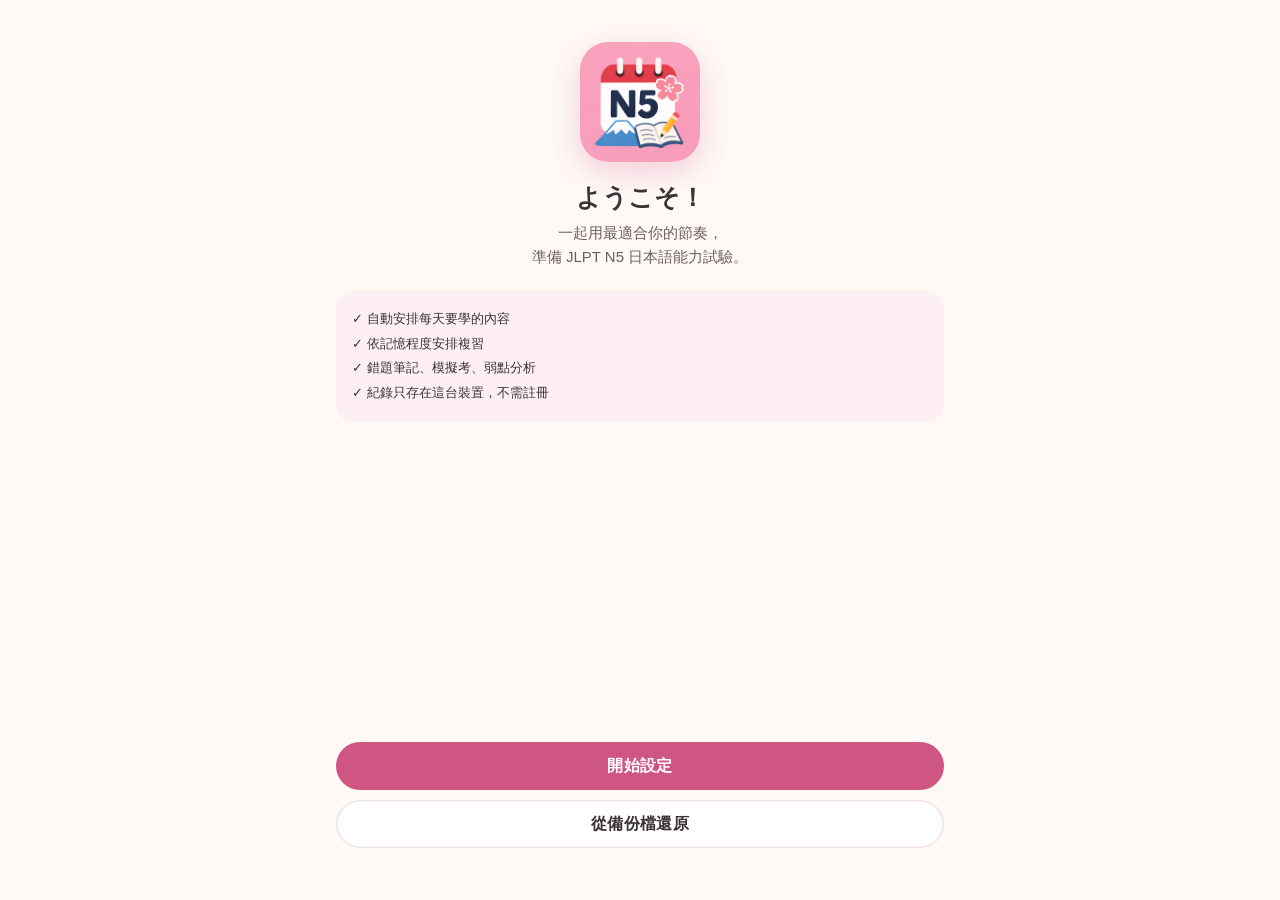
<file: index.html>
<!doctype html>
<html lang="zh-Hant">
<head>
<meta charset="utf-8">
<meta name="viewport" content="width=device-width,initial-scale=1,viewport-fit=cover">
<title>N5 日語學習</title>
<meta name="description" content="以通過 JLPT N5 為目標的個人化日語學習 App">
<meta name="theme-color" content="#FDEFF3">
<link rel="manifest" href="manifest.webmanifest">
<link rel="icon" href="icons/favicon-32.png" sizes="32x32">
<link rel="apple-touch-icon" href="icons/icon-180.png">
<meta name="apple-mobile-web-app-capable" content="yes">
<meta name="mobile-web-app-capable" content="yes">
<meta name="apple-mobile-web-app-status-bar-style" content="default">
<meta name="apple-mobile-web-app-title" content="N5日語">
<link rel="stylesheet" href="css/app.css">
</head>
<body>
<div id="app">
  <main id="view" tabindex="-1"><div class="boot"><img src="icons/icon-192.png" alt="" width="96" height="96"><p>載入中…</p></div></main>
  <nav id="tabbar" aria-label="主要導覽"></nav>
</div>
<div id="modal-root"></div>
<div id="toast-root" aria-live="polite"></div>
<div id="petals" aria-hidden="true"></div>
<noscript><p style="padding:24px">這個 App 需要開啟 JavaScript 才能使用。</p></noscript>
<script type="module" src="js/main.js"></script>
</body>
</html>
</file>
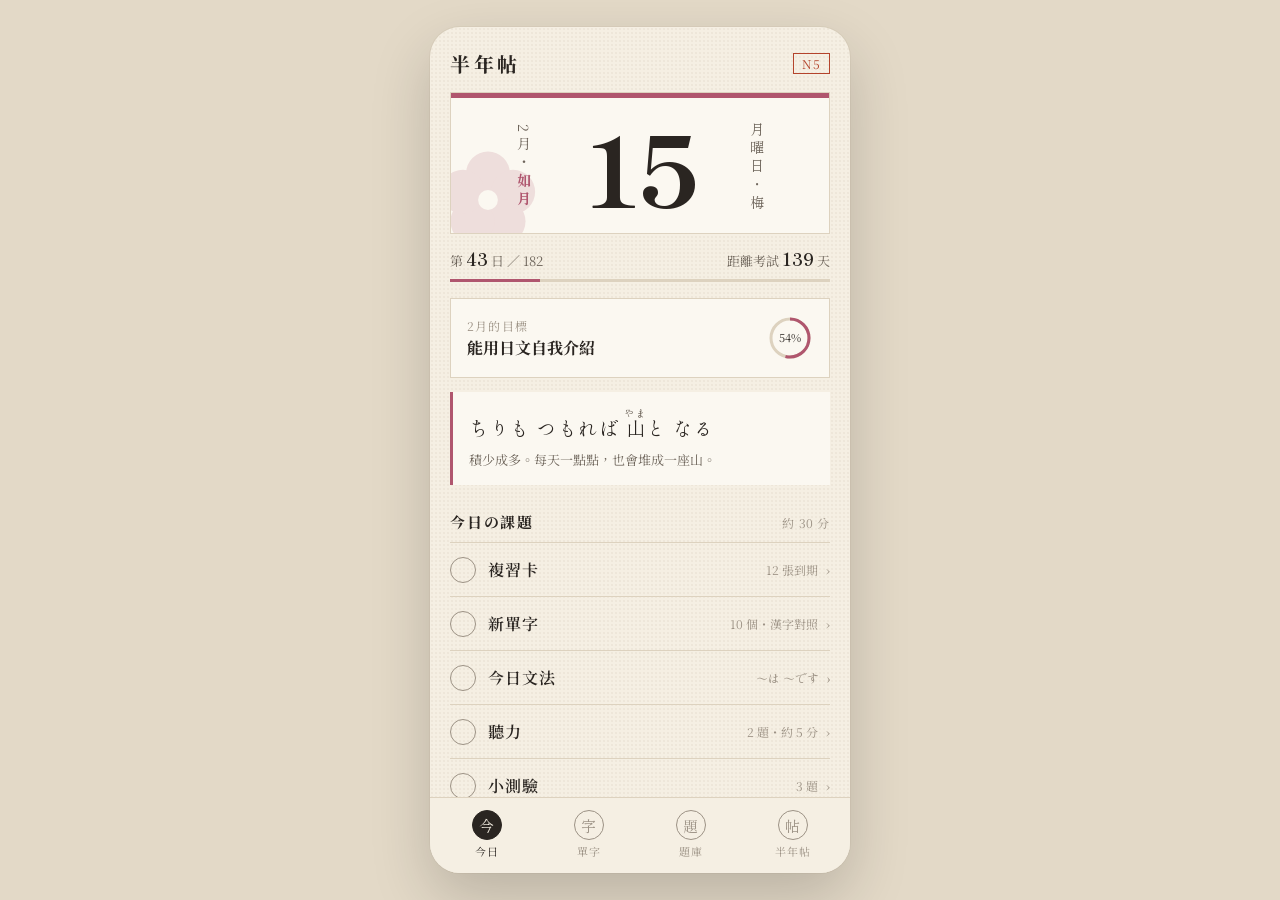
<file: archive/prototype-v0.html>
<!doctype html>
<html lang="zh-Hant">
<head>
<meta charset="utf-8">
<meta name="viewport" content="width=device-width,initial-scale=1,viewport-fit=cover">
<title>半年帖 N5</title>
<link rel="preconnect" href="https://fonts.googleapis.com">
<link rel="preconnect" href="https://fonts.gstatic.com" crossorigin>
<link href="https://fonts.googleapis.com/css2?family=Noto+Serif+TC:wght@400;600;700&family=Shippori+Mincho:wght@400;600;700;800&display=swap" rel="stylesheet">
<style>
:root{
  --paper:#f5efe3;--card:#fbf8f1;--ink:#2a2521;--ink2:#6e655b;--ink3:#9c9285;
  --line:#ddd2bf;--shu:#b4442c;--ok:#4f7a4a;--season:#b0566e;--desk:#e3d9c7;
}
@media (prefers-color-scheme:dark){:root{
  --paper:#1c1a17;--card:#24211d;--ink:#ece4d6;--ink2:#b0a697;--ink3:#857b6e;
  --line:#3a352e;--shu:#d6684e;--ok:#86b47f;--desk:#121110;
}}
*{box-sizing:border-box;margin:0;padding:0}
html,body{height:100%}
body{background:var(--desk);color:var(--ink);font-family:"Noto Serif TC","Shippori Mincho",serif;
  -webkit-font-smoothing:antialiased;display:flex;justify-content:center;align-items:center}
[lang=ja]{font-family:"Shippori Mincho","Noto Serif TC",serif}
button{font:inherit;color:inherit;background:none;border:0;cursor:pointer;-webkit-tap-highlight-color:transparent}

.app{position:relative;width:100%;max-width:420px;height:100dvh;background:var(--paper);
  background-image:radial-gradient(rgba(120,95,60,.06) 1px,transparent 1px);background-size:4px 4px;
  display:flex;flex-direction:column;overflow:hidden}
@media(min-width:500px){.app{height:min(860px,94dvh);border-radius:30px;box-shadow:0 24px 60px rgba(0,0,0,.18),0 0 0 1px var(--line)}}
#view{flex:1;overflow-y:auto;padding:0 20px 28px}

/* tab bar */
.tabs{display:flex;border-top:1px solid var(--line);background:var(--paper);padding:6px 6px calc(8px + env(safe-area-inset-bottom))}
.tab{flex:1;display:flex;flex-direction:column;align-items:center;gap:3px;padding:6px 0;font-size:11px;color:var(--ink3);letter-spacing:.1em}
.tab .ic{width:30px;height:30px;border:1px solid currentColor;border-radius:50%;display:grid;place-items:center;font-size:15px;font-family:"Shippori Mincho",serif;transition:.2s}
.tab.on{color:var(--ink)}
.tab.on .ic{background:var(--ink);color:var(--paper);border-color:var(--ink)}

/* common */
.top{display:flex;align-items:center;justify-content:space-between;padding:22px 0 14px;gap:10px}
.brand{font-size:20px;font-weight:700;letter-spacing:.18em}
.chip{font-size:12px;border:1px solid var(--shu);color:var(--shu);padding:1px 8px;letter-spacing:.1em}
.muted{color:var(--ink2)}
.small{font-size:12px}
.sec{display:flex;justify-content:space-between;align-items:baseline;font-size:15px;font-weight:700;letter-spacing:.12em;margin:26px 0 10px}
.sec small{font-weight:400;font-size:12px;color:var(--ink3);letter-spacing:.05em}
.card{background:var(--card);border:1px solid var(--line);padding:16px}
.bar{height:3px;background:var(--line);margin:8px 0 0}
.bar i{display:block;height:100%;background:var(--season)}
.btn{display:block;width:100%;padding:13px;background:var(--ink);color:var(--paper);font-weight:600;letter-spacing:.15em;text-align:center}
.btn.ghost{background:transparent;color:var(--ink);border:1px solid var(--ink3)}
.btn.sm{width:auto;display:inline-block;padding:7px 14px;font-size:13px;letter-spacing:.08em}
.row{display:flex;gap:10px;margin-top:10px}
.row>*{flex:1}
.back{font-size:14px;color:var(--ink2);padding:4px 0}
.note{font-size:12px;color:var(--ink3);line-height:1.7;margin-top:14px}

/* today: 日めくり */
.himekuri{position:relative;background:var(--card);border:1px solid var(--line);padding:26px 12px 18px;
  display:grid;grid-template-columns:1fr auto 1fr;align-items:center;overflow:hidden}
.himekuri::before{content:"";position:absolute;inset:0 0 auto 0;height:5px;background:var(--season)}
.hk-side{writing-mode:vertical-rl;justify-self:center;font-size:14px;letter-spacing:.3em;color:var(--ink2);line-height:1.6}
.hk-side b{color:var(--season);font-weight:700}
.hk-day{font-family:"Shippori Mincho",serif;font-size:96px;font-weight:800;line-height:1;letter-spacing:-.03em}
.hk-flower{position:absolute;left:-18px;bottom:-22px;width:110px;opacity:.16;color:var(--season)}
.stamp{position:absolute;right:12px;bottom:10px;width:58px;height:58px;border:2.5px solid var(--shu);color:var(--shu);
  border-radius:50%;display:grid;place-items:center;font-family:"Shippori Mincho",serif;font-size:25px;font-weight:800;
  transform:rotate(-14deg);opacity:0}
.stamp.on{opacity:.88}
.stamp.pop{animation:stampIn .45s cubic-bezier(.2,1.5,.4,1) both}
@keyframes stampIn{0%{opacity:0;transform:rotate(-14deg) scale(2.2)}100%{opacity:.88;transform:rotate(-14deg) scale(1)}}
.meta{display:flex;justify-content:space-between;font-size:13px;color:var(--ink2);margin-top:12px}
.meta b{color:var(--ink);font-size:17px;font-family:"Shippori Mincho",serif}
.goal{display:flex;justify-content:space-between;align-items:center;margin-top:16px}
.goal .t{font-size:12px;color:var(--ink3);letter-spacing:.1em}
.goal .g{font-weight:700;margin-top:2px}
.ring{width:46px;height:46px}
.phrase{margin-top:14px;padding:16px;border-left:3px solid var(--season);background:var(--card)}
.phrase .jp{font-size:19px;letter-spacing:.08em;line-height:1.9}
.phrase .zh{font-size:13px;color:var(--ink2);margin-top:4px}
rt{font-size:.5em;color:var(--ink2)}

.tasks{list-style:none}
.task{display:flex;align-items:center;border-bottom:1px solid var(--line)}
.task:first-child{border-top:1px solid var(--line)}
.chk{width:26px;height:26px;border:1.5px solid var(--ink3);border-radius:50%;flex:none;display:grid;place-items:center;color:transparent;font-size:13px;margin-right:12px}
.task.done .chk{background:var(--shu);border-color:var(--shu);color:#fff}
.tbody{flex:1;display:flex;justify-content:space-between;align-items:center;padding:15px 0;text-align:left}
.tt{font-weight:600;letter-spacing:.06em}
.task.done .tt{color:var(--ink3);text-decoration:line-through;text-decoration-color:var(--shu)}
.td{font-size:12px;color:var(--ink3)}
.arr{color:var(--ink3);margin-left:8px}

/* flashcards */
.count{font-size:13px;color:var(--ink2);font-family:"Shippori Mincho",serif}
.flash{perspective:1200px;height:360px;margin:16px 0 4px;cursor:pointer}
.flash-in{position:relative;width:100%;height:100%;transition:transform .55s cubic-bezier(.3,.7,.3,1);transform-style:preserve-3d}
.flash.flipped .flash-in{transform:rotateY(180deg)}
.face{position:absolute;inset:0;backface-visibility:hidden;-webkit-backface-visibility:hidden;background:var(--card);
  border:1px solid var(--line);display:flex;flex-direction:column;align-items:center;justify-content:center;padding:22px;text-align:center}
.face.bk{transform:rotateY(180deg);justify-content:flex-start;padding-top:26px}
.kanji{font-size:72px;font-weight:700;letter-spacing:.05em}
.kanji.sm{font-size:40px}
.hint{position:absolute;bottom:16px;font-size:12px;color:var(--ink3);letter-spacing:.2em}
.reading{font-size:18px;color:var(--season);margin-top:2px;letter-spacing:.1em}
.mean{font-size:20px;font-weight:700;margin-top:8px}
.warn{margin-top:10px;font-size:13px;color:var(--shu);border:1px solid var(--shu);padding:4px 10px}
.compare{margin-top:10px;font-size:13px;color:var(--ink2)}
.compare .pair{font-size:22px;color:var(--ink);display:block;margin-bottom:2px}
.ex{margin-top:auto;font-size:16px;line-height:1.7}
.exm{font-size:12px;color:var(--ink3)}
.tag{position:absolute;top:12px;left:12px;font-size:11px;color:var(--shu);border:1px solid var(--shu);padding:0 6px;letter-spacing:.1em}

/* quiz */
.mock{background:var(--ink);color:var(--paper);padding:20px;position:relative;overflow:hidden}
.mock h3{font-size:19px;letter-spacing:.15em}
.mock p{font-size:13px;opacity:.75;margin:6px 0 14px;line-height:1.6}
.mock .btn{background:var(--paper);color:var(--ink)}
.mock .big{position:absolute;right:-6px;top:-18px;font-family:"Shippori Mincho",serif;font-size:110px;font-weight:800;opacity:.08}
.pass{display:grid;grid-template-columns:repeat(3,1fr);gap:1px;background:var(--line);border:1px solid var(--line);margin-top:12px}
.pass div{background:var(--card);padding:10px 6px;text-align:center}
.pass b{display:block;font-size:20px;font-family:"Shippori Mincho",serif}
.pass span{font-size:11px;color:var(--ink3)}
.group{margin-top:22px}
.group h4{font-size:13px;color:var(--ink2);letter-spacing:.15em;margin-bottom:6px;font-weight:600}
.type{display:flex;justify-content:space-between;align-items:center;width:100%;padding:13px 0;border-bottom:1px solid var(--line);text-align:left}
.type .n{font-size:12px;color:var(--ink3)}
.qhead{display:flex;justify-content:space-between;align-items:center;padding:18px 0 10px}
.qtype{font-size:12px;color:var(--season);letter-spacing:.12em;font-weight:600}
.timer{font-family:"Shippori Mincho",serif;font-size:15px;color:var(--shu)}
.inst{font-size:13px;color:var(--ink2);line-height:1.7;margin:6px 0 12px}
.passage{background:var(--card);border:1px solid var(--line);padding:14px;font-size:16px;line-height:1.9;margin-bottom:12px}
.qtext{font-size:19px;line-height:1.9;margin:8px 0 16px;letter-spacing:.04em}
.qtext u{text-decoration-color:var(--shu);text-underline-offset:5px;text-decoration-thickness:2px}
.opt{display:flex;gap:12px;align-items:center;width:100%;text-align:left;padding:13px 14px;border:1px solid var(--line);background:var(--card);margin-bottom:8px;font-size:16px;transition:border-color .15s}
.opt .n{width:24px;height:24px;border:1px solid var(--ink3);border-radius:50%;display:grid;place-items:center;font-size:12px;flex:none;font-family:"Noto Serif TC",serif}
.opt.sel{border-color:var(--ink);box-shadow:inset 0 0 0 1px var(--ink)}
.opt.ok{border-color:var(--ok);box-shadow:inset 0 0 0 1px var(--ok)}
.opt.ok .n{background:var(--ok);border-color:var(--ok);color:#fff}
.opt.ng{border-color:var(--shu)}
.opt.ng .n{background:var(--shu);border-color:var(--shu);color:#fff}
.exp{margin-top:6px;padding:14px;border-left:3px solid var(--ok);background:var(--card);font-size:14px;line-height:1.8}
.exp.ng{border-color:var(--shu)}
.exp b{display:block;margin-bottom:4px}
.player{display:flex;align-items:center;gap:10px;background:var(--card);border:1px solid var(--line);padding:12px;margin-bottom:12px}
.play{width:44px;height:44px;border-radius:50%;background:var(--ink);color:var(--paper);display:grid;place-items:center;flex:none}
.script{font-size:14px;line-height:1.9;background:var(--card);border:1px dashed var(--line);padding:12px;margin-bottom:12px}
.result{text-align:center;padding:30px 0 10px}
.result .score{font-family:"Shippori Mincho",serif;font-size:64px;font-weight:800;line-height:1.1}
.result .verdict{display:inline-block;margin-top:10px;font-size:22px;font-weight:800;color:var(--shu);border:2.5px solid var(--shu);padding:4px 16px;transform:rotate(-4deg);font-family:"Shippori Mincho",serif}
.result .verdict.ng{color:var(--ink3);border-color:var(--ink3)}
.brk{margin-top:18px}
.brk div{display:flex;justify-content:space-between;padding:10px 0;border-bottom:1px solid var(--line);font-size:14px}

/* 半年帖 */
.stats{display:grid;grid-template-columns:repeat(3,1fr);text-align:center;border-top:1px solid var(--line);border-bottom:1px solid var(--line);padding:14px 0}
.stats b{display:block;font-family:"Shippori Mincho",serif;font-size:26px}
.stats span{font-size:11px;color:var(--ink3);letter-spacing:.1em}
.month{margin-top:22px}
.mh{display:flex;align-items:baseline;gap:8px;margin-bottom:8px;padding-bottom:6px;border-bottom:2px solid var(--mc)}
.mh .m{font-size:18px;font-weight:700}
.mh .w{font-size:13px;color:var(--mc)}
.mh .g{margin-left:auto;font-size:11px;color:var(--ink3)}
.cal{display:grid;grid-template-columns:repeat(7,1fr);gap:4px}
.cal .wd{font-size:10px;color:var(--ink3);text-align:center}
.cell{aspect-ratio:1;display:grid;place-items:center;font-size:11px;color:var(--ink3);position:relative;border:1px solid transparent}
.cell.plan{border-color:var(--line)}
.cell.done::after{content:"済";position:absolute;inset:3px;border:1.5px solid var(--shu);border-radius:50%;color:var(--shu);display:grid;place-items:center;
  font-family:"Shippori Mincho",serif;font-weight:800;font-size:12px;transform:rotate(-12deg);background:var(--card)}
.cell.rest::after{content:"休";position:absolute;inset:3px;border:1px dashed var(--ink3);border-radius:50%;display:grid;place-items:center;font-size:11px;background:var(--card)}
.cell.today{border:1.5px solid var(--ink);color:var(--ink);font-weight:700}
.cell.exam{background:var(--shu);color:#fff;font-weight:700;font-size:10px}

/* sheet */
.sheet{position:absolute;inset:0;background:rgba(20,16,12,.45);display:flex;align-items:flex-end;z-index:10;animation:fade .2s}
.sheet.hidden{display:none}
.panel{background:var(--paper);width:100%;max-height:88%;overflow-y:auto;padding:22px 20px 28px;border-top:3px solid var(--season);animation:up .3s cubic-bezier(.2,.8,.3,1)}
@keyframes up{from{transform:translateY(40px);opacity:0}}
@keyframes fade{from{opacity:0}}
.gpat{font-size:30px;font-weight:700;text-align:center;margin:10px 0 4px;letter-spacing:.08em}
.gmean{text-align:center;color:var(--ink2);margin-bottom:16px}
.ex-line{display:flex;justify-content:space-between;align-items:center;gap:10px;padding:12px 0;border-bottom:1px solid var(--line)}
.ex-line .j{font-size:17px}
.ex-line .z{font-size:12px;color:var(--ink3)}
.say{width:34px;height:34px;border:1px solid var(--line);border-radius:50%;display:grid;place-items:center;flex:none;font-size:11px}
.think{margin-top:16px;padding:14px;background:var(--card);border:1px solid var(--line);font-size:14px;line-height:1.8}
.think b{color:var(--season)}
.toast{position:absolute;left:50%;bottom:90px;transform:translateX(-50%);background:var(--ink);color:var(--paper);padding:8px 16px;font-size:13px;z-index:20;animation:fade .2s}
</style>
</head>
<body>
<div class="app">
  <main id="view"></main>
  <nav class="tabs">
    <button class="tab" data-tab="today"><span class="ic" lang="ja">今</span>今日</button>
    <button class="tab" data-tab="vocab"><span class="ic" lang="ja">字</span>單字</button>
    <button class="tab" data-tab="quiz"><span class="ic" lang="ja">題</span>題庫</button>
    <button class="tab" data-tab="book"><span class="ic" lang="ja">帖</span>半年帖</button>
  </nav>
  <div id="sheet" class="sheet hidden"></div>
</div>

<script>
/* ===== 時程（原型固定一個示範日期） ===== */
const START = new Date(2027,0,4);   // 開始讀：2027/1/4（一）
const EXAM  = new Date(2027,6,4);   // 考試：2027/7/4（日）
const TODAY = new Date(2027,1,15);  // 原型示範日：2/15
const DAY = 864e5;
const dayNo = d => Math.round((d-START)/DAY)+1;
const TOTAL = dayNo(EXAM);
const TODAY_N = dayNo(TODAY);
const LEFT = Math.round((EXAM-TODAY)/DAY);
const MISSED = [17,30];            // 示範：漏讀的日子

const MONTHS = [
  {wa:'睦月',flower:'寒椿',c:'#b23a3a',goal:'讀出所有假名'},
  {wa:'如月',flower:'梅',c:'#b0566e',goal:'能用日文自我介紹'},
  {wa:'弥生',flower:'桃',c:'#c96a7e',goal:'動詞變化＋完成報名'},
  {wa:'卯月',flower:'桜',c:'#c77f93',goal:'N5 文法全部學完'},
  {wa:'皐月',flower:'新緑',c:'#6f8f4e',goal:'各題型找出弱點'},
  {wa:'水無月',flower:'紫陽花',c:'#6b72a8',goal:'模擬考穩定及格'},
  {wa:'文月',flower:'朝顔',c:'#3e5f9c',goal:'考試'}
];

/* ===== 單字（漢字對照＋同形異義） ===== */
const VOCAB = [
  {k:'学校',r:'がっこう',m:'學校',tw:'學校',note:'「学」＝「學」的簡化字',ex:'学校は 九時からです。',exm:'學校九點開始。'},
  {k:'駅',r:'えき',m:'車站',tw:'驛',note:'「駅」是「驛」的簡化字',ex:'駅は どこですか。',exm:'車站在哪裡？'},
  {k:'天気',r:'てんき',m:'天氣',tw:'天氣',note:'「気」＝「氣」，米 簡化成 メ',ex:'きょうは いい 天気ですね。',exm:'今天天氣真好呢。'},
  {k:'手紙',r:'てがみ',m:'信',warn:'同形異義：不是衛生紙！',ex:'母に 手紙を 書きます。',exm:'寫信給媽媽。'},
  {k:'勉強',r:'べんきょう',m:'讀書、學習',warn:'同形異義：不是「勉強去做」',ex:'毎日 日本語を 勉強します。',exm:'每天學日文。'},
  {k:'大丈夫',r:'だいじょうぶ',m:'沒問題、沒事',warn:'同形異義：不是「男子漢」',ex:'大丈夫ですか。',exm:'你還好嗎？'},
  {k:'先生',r:'せんせい',m:'老師、醫生',warn:'同形異義：不是對男性的稱呼',ex:'山田さんは 日本語の 先生です。',exm:'山田先生是日文老師。'},
  {k:'食べる',r:'たべる',m:'吃',ex:'ごはんを 食べます。',exm:'吃飯。'},
  {k:'高い',r:'たかい',m:'高；貴',ex:'この かばんは 高いです。',exm:'這個包包很貴。'},
  {k:'電車',r:'でんしゃ',m:'電車（電聯車）',tw:'電車',note:'字形相同，意思也相同',ex:'電車で 学校へ 行きます。',exm:'搭電車去學校。'}
];

/* ===== 題庫：依 N5 官方題型原創，非歷屆試題 ===== */
const QS = [
 {id:'v1',sec:'文字・語彙',type:'問題1 漢字讀法',inst:'＿＿＿の ことばは ひらがなで どう かきますか。',
  q:'あの 山は とても <u>高い</u>です。',opts:['たかい','ひくい','やすい','ながい'],a:0,
  exp:'「高い」讀 たかい，意思是「高」，也有「貴」的意思。ひくい＝低い（矮）、やすい＝安い（便宜）、ながい＝長い（長）。'},
 {id:'v2',sec:'文字・語彙',type:'問題1 漢字讀法',inst:'＿＿＿の ことばは ひらがなで どう かきますか。',
  q:'きょうは <u>水曜日</u>です。',opts:['もくようび','すいようび','みずようび','かようび'],a:1,
  exp:'星期的「水」用音讀 すい。單獨的「水」才唸 みず，這是常見陷阱。もく＝木、か＝火。'},
 {id:'v3',sec:'文字・語彙',type:'問題2 表記',inst:'＿＿＿の ことばは どう かきますか。',
  q:'この みせの パンは <u>やすい</u>です。',opts:['安い','女い','案い','休い'],a:0,
  exp:'やすい（便宜）寫作「安い」。日文的「安」常表示「便宜」，和中文「平安、安靜」的用法不同。'},
 {id:'v4',sec:'文字・語彙',type:'問題2 表記',inst:'＿＿＿の ことばは どう かきますか。',
  q:'ともだちと えいがを <u>みました</u>。',opts:['目ました','見ました','貝ました','買ました'],a:1,
  exp:'みる＝見る。「目」是眼睛（め）、「貝」是貝殼（かい）、「買」是かう。字形相近的選項是表記題的固定陷阱。'},
 {id:'v5',sec:'文字・語彙',type:'問題3 文脈規定',inst:'（　）に なにを いれますか。',
  q:'さむいですから、まどを （　） ください。',opts:['あけて','しめて','きて','とって'],a:1,
  exp:'因為冷，所以請「關」窗：しめて（閉める）。あけて＝打開，意思正好相反。'},
 {id:'v6',sec:'文字・語彙',type:'問題4 言い換え類義',inst:'＿＿＿の ぶんと だいたい おなじ いみの ぶんが あります。',
  q:'この へやは <u>きれいじゃ ありません</u>。',opts:['この へやは しずかです。','この へやは ひろいです。','この へやは きたないです。','この へやは あかるいです。'],a:2,
  exp:'きれいじゃ ありません（不乾淨）≈ きたない（髒）。注意 きれい 是な形容詞，雖然結尾是「い」。'},
 {id:'g1',sec:'文法',type:'問題1 文の文法',inst:'（　）に 何を 入れますか。',
  q:'わたしは まいあさ パン（　）たべます。',opts:['に','を','で','へ'],a:1,
  exp:'動作的對象（吃什麼）用 を。'},
 {id:'g2',sec:'文法',type:'問題1 文の文法',inst:'（　）に 何を 入れますか。',
  q:'としょかん（　）べんきょうします。',opts:['を','に','で','が'],a:2,
  exp:'做動作的地點用 で。に 是「存在」或「到達」的地點，例如 としょかんに います（在圖書館）。'},
 {id:'g3',sec:'文法',type:'問題1 文の文法',inst:'（　）に 何を 入れますか。',
  q:'にちようびに ともだち（　）えいがを みました。',opts:['と','が','を','へ'],a:0,
  exp:'「和某人一起」用 と。'},
 {id:'g4',sec:'文法',type:'問題2 文の組み立て',inst:'<b>★</b> に 入る ものは どれですか。',
  q:'つくえの ＿＿ ＿＿ <b style="color:var(--shu)">★</b> ＿＿ あります。',opts:['に','上','本','が'],a:2,
  exp:'正確順序：つくえの 上 に 本 が あります（桌上有書）。★ 在第三格，所以是「本」。'},
 {id:'r1',sec:'讀解',type:'問題4 內容理解（短文）',inst:'つぎの メモを よんで、しつもんに こたえて ください。',
  passage:'山田さんへ<br>あしたの じゅぎょうは 9時からです。きょうかしょと ノートを もって きて ください。じしょは いりません。<br><span style="float:right">田中</span><br>',
  q:'山田さんは あした なにを もって いきますか。',opts:['きょうかしょと じしょ','ノートと じしょ','きょうかしょと ノート','きょうかしょと ノートと じしょ'],a:2,
  exp:'メモ最後寫「じしょは いりません」（不需要字典），所以只帶課本和筆記本。讀解題常把「不需要」的資訊放在最後。'},
 {id:'l1',sec:'聽解',type:'問題1 課題理解',inst:'おんせいを きいて、ただしい こたえを えらんで ください。',
  audio:[{who:'N',t:'おとこの ひとと おんなの ひとが はなして います。ふたりは なにを かいますか。'},
         {who:'M',t:'あしたの パーティーの ものを かいに いきましょう。'},
         {who:'F',t:'はい。りんごと パンを かいましょう。'},
         {who:'M',t:'ジュースは？'},
         {who:'F',t:'ジュースは もう うちに あります。'},
         {who:'N',t:'ふたりは なにを かいますか。'}],
  q:'ふたりは なにを かいますか。',opts:['りんごと パン','りんごと ジュース','パンと ジュース','りんごと パンと ジュース'],a:0,
  exp:'女生說「ジュースは もう うちに あります」（果汁家裡已經有了），所以只買蘋果和麵包。聽解常把「已經有了、不用了」放在後面。'},
 {id:'l2',sec:'聽解',type:'問題2 ポイント理解',inst:'おんせいを きいて、ただしい こたえを えらんで ください。',
  audio:[{who:'N',t:'おんなの ひとが おとこの ひとに みちを きいて います。ゆうびんきょくは どこに ありますか。'},
         {who:'F',t:'すみません、ゆうびんきょくは どこですか。'},
         {who:'M',t:'あの ぎんこうの となりですよ。'},
         {who:'F',t:'えきの まえの ぎんこうですか。'},
         {who:'M',t:'いいえ、こうえんの まえの ぎんこうです。'},
         {who:'N',t:'ゆうびんきょくは どこに ありますか。'}],
  q:'ゆうびんきょくは どこに ありますか。',opts:['えきの まえの ぎんこうの となり','こうえんの まえの ぎんこうの となり','えきの となり','こうえんの なか'],a:1,
  exp:'女生先猜「車站前的銀行」，男生回答「いいえ」，是「公園前的銀行」。郵局在那間銀行旁邊。聽到「いいえ」要特別注意，答案通常在後面。'}
];
const QMAP = Object.fromEntries(QS.map(q=>[q.id,q]));

const TASKS = [
  {id:'review',t:'複習卡',d:'12 張到期',go:'vocab'},
  {id:'new',t:'新單字',d:'10 個・漢字對照',go:'vocab'},
  {id:'grammar',t:'今日文法',d:'〜は 〜です',go:'grammar'},
  {id:'listen',t:'聽力',d:'2 題・約 5 分',go:'listen'},
  {id:'quiz',t:'小測驗',d:'3 題',go:'mini'}
];

/* ===== 儲存（失敗也能正常運作） ===== */
const store = {
  get(k,d){try{const v=localStorage.getItem(k);return v?JSON.parse(v):d}catch(e){return d}},
  set(k,v){try{localStorage.setItem(k,JSON.stringify(v))}catch(e){}}
};
let done = store.get('n5_done',{});
let wrong = store.get('n5_wrong',[]);

const state = {tab:'today',deck:[],vi:0,known:0,quiz:null,rate:1,pop:false,wasAll:TASKS.every(t=>done[t.id]),sheet:null};
resetDeck();

/* ===== 語音（瀏覽器內建 TTS） ===== */
let jaVoice = null;
function loadVoices(){
  const v = speechSynthesis.getVoices();
  jaVoice = v.find(x=>/^ja/i.test(x.lang))||null;
}
if('speechSynthesis' in window){loadVoices();speechSynthesis.onvoiceschanged=loadVoices}
function speak(lines){
  if(!('speechSynthesis' in window)){toast('這個瀏覽器不支援語音');return}
  speechSynthesis.cancel();
  lines.forEach(l=>{
    const u = new SpeechSynthesisUtterance(l.t);
    u.lang='ja-JP'; if(jaVoice) u.voice=jaVoice;
    u.rate=state.rate*(l.who==='N'?0.95:1);
    u.pitch = l.who==='M'?0.7 : l.who==='F'?1.35 : 1;
    speechSynthesis.speak(u);
  });
}
function toast(msg){
  const t=document.createElement('div');t.className='toast';t.textContent=msg;
  document.querySelector('.app').appendChild(t);setTimeout(()=>t.remove(),1800);
}

/* ===== 小工具 ===== */
const flowerSVG = `<svg class="hk-flower" viewBox="0 0 100 100" fill="currentColor" aria-hidden="true">
  ${[0,72,144,216,288].map(a=>`<circle cx="${50+24*Math.sin(a*Math.PI/180)}" cy="${50-24*Math.cos(a*Math.PI/180)}" r="20"/>`).join('')}
  <circle cx="50" cy="50" r="9" fill="var(--card)"/></svg>`;
function ring(p){
  const r=19,c=2*Math.PI*r;
  return `<svg class="ring" viewBox="0 0 46 46"><circle cx="23" cy="23" r="${r}" fill="none" stroke="var(--line)" stroke-width="3"/>
  <circle cx="23" cy="23" r="${r}" fill="none" stroke="var(--season)" stroke-width="3" stroke-dasharray="${c*p} ${c}" transform="rotate(-90 23 23)"/>
  <text x="23" y="27" text-anchor="middle" font-size="11" fill="var(--ink)">${Math.round(p*100)}%</text></svg>`;
}
const allDone = () => TASKS.every(t=>done[t.id]);
function markDone(id){ if(!id) return; done[id]=true; store.set('n5_done',done); checkStamp(); }
function checkStamp(){ const a=allDone(); if(a&&!state.wasAll) state.pop=true; state.wasAll=a; }
function resetDeck(){ state.deck=VOCAB.map((_,i)=>i); state.vi=0; state.known=0; }

/* ===== 畫面：今日 ===== */
function renderToday(){
  const mi=TODAY.getMonth(), m=MONTHS[mi];
  const monthDays=new Date(2027,mi+1,0).getDate();
  const a=allDone();
  return `
  <header class="top"><span class="brand">半年帖</span><span class="chip">N5</span></header>
  <section class="himekuri">
    ${flowerSVG}
    <div class="hk-side"><span>${mi+1}月</span>・<b lang="ja">${m.wa}</b></div>
    <div class="hk-day">${TODAY.getDate()}</div>
    <div class="hk-side" lang="ja">${'日月火水木金土'[TODAY.getDay()]}曜日・${m.flower}</div>
    <div class="stamp ${a?'on':''} ${a&&state.pop?'pop':''}" lang="ja">済</div>
  </section>
  <div class="meta"><div>第 <b>${TODAY_N}</b> 日 ／ ${TOTAL}</div><div>距離考試 <b>${LEFT}</b> 天</div></div>
  <div class="bar"><i style="width:${TODAY_N/TOTAL*100}%"></i></div>

  <div class="goal card">
    <div><div class="t">${mi+1}月的目標</div><div class="g">${m.goal}</div></div>
    ${ring(TODAY.getDate()/monthDays)}
  </div>

  <section class="phrase">
    <div class="jp" lang="ja">ちりも つもれば <ruby>山<rt>やま</rt></ruby>と なる</div>
    <div class="zh">積少成多。每天一點點，也會堆成一座山。</div>
  </section>

  <h2 class="sec">今日の課題 <small>約 30 分</small></h2>
  <ul class="tasks">
    ${TASKS.map(t=>`
    <li class="task ${done[t.id]?'done':''}">
      <button class="chk" data-toggle="${t.id}" aria-label="標記完成">✓</button>
      <button class="tbody" data-go="${t.go}"><span><span class="tt">${t.t}</span></span><span class="td" ${t.id==='grammar'?'lang="ja"':''}>${t.d}<span class="arr">›</span></span></button>
    </li>`).join('')}
  </ul>
  <p class="note">原型使用固定的示範日期（2027/2/15）。點左邊的圓圈可以直接打勾；做完右邊的練習也會自動打勾。五項全部完成就會蓋上今天的印章。</p>`;
}

/* ===== 畫面：單字卡 ===== */
function renderVocab(){
  if(state.vi>=state.deck.length){
    return `<header class="top"><span class="brand">單字卡</span></header>
    <div class="result"><div class="score">${VOCAB.length}</div><div class="muted">今天的 10 個單字完成了</div>
    <div class="verdict" lang="ja">よくできました</div></div>
    <div class="row"><button class="btn ghost" data-act="deckRestart">再練一次</button><button class="btn" data-tab="today">回到今日</button></div>`;
  }
  const w=VOCAB[state.deck[state.vi]];
  return `
  <header class="top"><span class="brand">單字卡</span><span class="count">${Math.min(state.vi+1,state.deck.length)} / ${state.deck.length}</span></header>
  <div class="bar"><i style="width:${state.vi/state.deck.length*100}%"></i></div>
  <div class="flash" data-act="flip">
    <div class="flash-in">
      <div class="face">
        ${w.warn?'<span class="tag">同形異義</span>':''}
        <div class="kanji" lang="ja">${w.k}</div>
        <div class="hint">點一下翻面</div>
      </div>
      <div class="face bk">
        <div class="kanji sm" lang="ja">${w.k}</div>
        <div class="reading" lang="ja">${w.r}</div>
        <div class="mean">${w.m}</div>
        ${w.warn?`<div class="warn">⚠ ${w.warn}</div>`:''}
        ${w.tw?`<div class="compare"><span class="pair"><span lang="ja">${w.k}</span> ↔ ${w.tw}</span>${w.note}</div>`:''}
        <div class="ex" lang="ja">${w.ex}</div>
        <div class="exm">${w.exm}</div>
      </div>
    </div>
  </div>
  <div class="row"><button class="btn ghost" data-act="speak">▶ 聽發音</button></div>
  <div class="row"><button class="btn ghost" data-act="again">再看一次</button><button class="btn" data-act="know">記住了</button></div>
  <p class="note">選「再看一次」，這張卡會排到最後面再出現一次。正式版會用間隔重複（SRS）安排之後幾天的複習。</p>`;
}

/* ===== 畫面：題庫 ===== */
function renderQuizHome(){
  const groups={};
  QS.forEach(q=>{(groups[q.sec]=groups[q.sec]||{});(groups[q.sec][q.type]=groups[q.sec][q.type]||[]).push(q.id)});
  return `
  <header class="top"><span class="brand">題庫</span><span class="chip">N5</span></header>
  <section class="mock">
    <span class="big" lang="ja">試</span>
    <h3 lang="ja">N5 模擬試験</h3>
    <p>整回計時、照正式標準算分。<br>示範版：${QS.length} 題・15 分鐘</p>
    <button class="btn" data-act="startMock">開始模擬考</button>
  </section>
  <div class="pass">
    <div><b>80</b><span>總分及格／180</span></div>
    <div><b>38</b><span>言語知識・讀解<br>最低／120</span></div>
    <div><b>19</b><span>聽解最低／60</span></div>
  </div>

  ${Object.entries(groups).map(([sec,types])=>`
  <div class="group"><h4 lang="ja">${sec}</h4>
    ${Object.entries(types).map(([t,ids])=>`<button class="type" data-act="startType" data-type="${t}"><span>${t}</span><span class="n">${ids.length} 題 ›</span></button>`).join('')}
  </div>`).join('')}

  <div class="group"><h4>錯題本</h4>
    ${wrong.length?`<button class="type" data-act="startWrong"><span>重練錯題</span><span class="n">${wrong.length} 題 ›</span></button>`
      :`<p class="note" style="margin-top:4px">目前沒有錯題。答錯的題目會自動收進這裡。</p>`}
  </div>
  <p class="note">所有題目都是依照 N5 官方題型原創，不是歷屆試題。正式考題的版權屬於主辦單位，可以搭配官網範例題或《公式問題集》紙本練習。</p>`;
}

function renderQuestion(){
  const s=state.quiz, id=s.list[s.i], q=QMAP[id];
  const picked=s.answers[id];
  const revealed = s.mode==='practice' && picked!==undefined;
  const optClass = i => {
    if(revealed){ if(i===q.a) return 'ok'; if(i===picked) return 'ng'; return ''; }
    return i===picked?'sel':'';
  };
  return `
  <div class="qhead">
    <button class="back" data-act="quitQuiz">‹ 離開</button>
    ${s.mode==='mock'?`<span class="timer" id="timer">${fmt(s.endsAt-Date.now())}</span>`:''}
    <span class="count">${s.i+1} / ${s.list.length}</span>
  </div>
  <div class="bar"><i style="width:${(s.i)/s.list.length*100}%"></i></div>
  <div style="margin-top:16px" class="qtype"><span lang="ja">${q.sec}</span>・${q.type}</div>
  <p class="inst" lang="ja">${q.inst}</p>
  ${q.passage?`<div class="passage" lang="ja">${q.passage}</div>`:''}
  ${q.audio?`
    <div class="player">
      <button class="play" data-act="play" aria-label="播放">▶</button>
      <div style="flex:1"><div style="font-weight:600">播放音檔</div><div class="small muted">可重播・目前速度 ${state.rate===1?'1.0':'0.8'}×</div></div>
      <button class="btn ghost sm" data-act="rate">${state.rate===1?'放慢':'正常'}</button>
    </div>
    ${revealed?`<button class="btn ghost sm" data-act="script" style="margin-bottom:12px">${s.showScript?'隱藏':'看'}逐字稿</button>`:''}
    ${revealed&&s.showScript?`<div class="script" lang="ja">${q.audio.filter(l=>l.who!=='N').map(l=>`${l.who==='M'?'男':'女'}：${l.t}`).join('<br>')}</div>`:''}
  `:''}
  <div class="qtext" lang="ja">${q.q}</div>
  ${q.opts.map((o,i)=>`<button class="opt ${optClass(i)}" data-act="pick" data-i="${i}" lang="ja"><span class="n">${i+1}</span><span>${o}</span></button>`).join('')}
  ${revealed?`<div class="exp ${picked===q.a?'':'ng'}"><b>${picked===q.a?'答對了':'正確答案是 '+(q.a+1)}</b>${q.exp}</div>`:''}
  ${(revealed || (s.mode==='mock'&&picked!==undefined))?`<div class="row" style="margin-top:14px"><button class="btn" data-act="next">${s.i<s.list.length-1?'下一題':'看結果'}</button></div>`:''}
  `;
}

function renderResult(){
  const s=state.quiz;
  const by={};
  s.list.forEach(id=>{const q=QMAP[id];by[q.sec]=by[q.sec]||{c:0,n:0};by[q.sec].n++;if(s.answers[id]===q.a)by[q.sec].c++});
  const brk = Object.entries(by).map(([k,v])=>`<div><span lang="ja">${k}</span><span>${v.c} / ${v.n}</span></div>`).join('');
  if(s.mode==='mock'){
    const lr=['文字・語彙','文法','讀解'].reduce((a,k)=>({c:a.c+(by[k]?.c||0),n:a.n+(by[k]?.n||0)}),{c:0,n:0});
    const li=by['聽解']||{c:0,n:0};
    const lrS=lr.n?Math.round(lr.c/lr.n*120):0, liS=li.n?Math.round(li.c/li.n*60):0, tot=lrS+liS;
    const ok = tot>=80 && lrS>=38 && liS>=19;
    return `
    <div class="qhead"><button class="back" data-act="quitQuiz">‹ 題庫</button></div>
    <div class="result"><div class="muted small">換算分數</div><div class="score">${tot}<span style="font-size:22px"> / 180</span></div>
      <div class="verdict ${ok?'':'ng'}" lang="ja">${ok?'合格':'不合格'}</div></div>
    <div class="pass">
      <div><b>${tot}</b><span>總分（需 80）</span></div>
      <div><b>${lrS}</b><span>言語知識・讀解（需 38）</span></div>
      <div><b>${liS}</b><span>聽解（需 19）</span></div>
    </div>
    <div class="brk">${brk}</div>
    <div class="row" style="margin-top:20px"><button class="btn" data-act="quitQuiz">回到題庫</button></div>
    <p class="note">換算方式是示範：依各分項答對比例乘上滿分。正式日檢使用等化計分，實際分數會不同。答錯的題目已經收進錯題本。</p>`;
  }
  const c=s.list.filter(id=>s.answers[id]===QMAP[id].a).length;
  return `
  <div class="qhead"><button class="back" data-act="quitQuiz">‹ 題庫</button></div>
  <div class="result"><div class="score">${c}<span style="font-size:22px"> / ${s.list.length}</span></div>
    <div class="verdict ${c===s.list.length?'':'ng'}" lang="ja">${c===s.list.length?'満点':'もう少し'}</div></div>
  <div class="brk">${brk}</div>
  <div class="row" style="margin-top:20px">
    ${s.taskId?'<button class="btn" data-act="toToday">回到今日</button>':'<button class="btn" data-act="quitQuiz">回到題庫</button>'}
  </div>`;
}
const renderQuiz = () => !state.quiz ? renderQuizHome() : state.quiz.finished ? renderResult() : renderQuestion();
function fmt(ms){ms=Math.max(0,ms);const t=Math.ceil(ms/1000);return `${String(Math.floor(t/60)).padStart(2,'0')}:${String(t%60).padStart(2,'0')}`}

/* ===== 畫面：半年帖 ===== */
function renderBook(){
  const stamped = TODAY_N-1-MISSED.length + (allDone()?1:0);
  let streak=allDone()?1:0;
  for(let n=TODAY_N-1;n>=1&&!MISSED.includes(n);n--) streak++;
  const months=[0,1,2,3,4,5,6].map(mi=>{
    const m=MONTHS[mi], days=new Date(2027,mi+1,0).getDate();
    const first=(new Date(2027,mi,1).getDay()+6)%7; // 週一開頭
    let cells='';
    for(let i=0;i<first;i++) cells+='<div></div>';
    for(let d=1;d<=days;d++){
      const date=new Date(2027,mi,d), n=dayNo(date);
      let cls='cell';
      if(n>=1&&n<=TOTAL){
        cls+=' plan';
        if(n===TOTAL) cls+=' exam';
        else if(n<TODAY_N) cls+=MISSED.includes(n)?' rest':' done';
        else if(n===TODAY_N) cls+=' today'+(allDone()?' done':'');
      }
      cells+=`<div class="${cls}">${n===TOTAL?'試験':d}</div>`;
    }
    return `<section class="month" style="--mc:${m.c}">
      <div class="mh"><span class="m">${mi+1}月</span><span class="w" lang="ja">${m.wa}・${m.flower}</span><span class="g">${m.goal}</span></div>
      <div class="cal">${'月火水木金土日'.split('').map(x=>`<div class="wd" lang="ja">${x}</div>`).join('')}${cells}</div>
    </section>`;
  }).join('');
  return `
  <header class="top"><span class="brand">半年帖</span><span class="count">2027・冬から夏へ</span></header>
  <div class="stats">
    <div><b>${stamped}</b><span>印章 / ${TOTAL}</span></div>
    <div><b>${streak}</b><span>連續天數</span></div>
    <div><b>${(TODAY_N-1-MISSED.length)*4}</b><span>已學單字</span></div>
  </div>
  <p class="note">漏讀的日子標「休」，不扣分、不中斷計畫。那幾天的複習量會自動分攤到後面幾天。</p>
  ${months}`;
}

/* ===== 文法小卡 ===== */
function openGrammar(){
  state.sheet='grammar';
  const ex=[['わたしは がくせいです。','我是學生。'],['これは ほんです。','這是書。'],['たなかさんは せんせいじゃ ありません。','田中先生不是老師。'],['あれは なんですか。','那是什麼？']];
  const el=document.getElementById('sheet');
  el.innerHTML=`<div class="panel">
    <div class="qtype">今日の文法・第 ${TODAY_N} 日</div>
    <div class="gpat" lang="ja">Ａ は Ｂ です</div>
    <div class="gmean">Ａ 是 Ｂ</div>
    ${ex.map(([j,z])=>`<div class="ex-line"><div><div class="j" lang="ja">${j}</div><div class="z">${z}</div></div><button class="say" data-act="say" data-t="${j}" aria-label="播放">▶</button></div>`).join('')}
    <div class="think"><b>用中文的方式理解</b><br>
      「は」<u>不是</u>「是」。は 是<b>主題標記</b>，意思接近「說到 Ａ 的話」。真正等於「是」的是 です。<br>
      否定：です → <span lang="ja">じゃ ありません</span><br>
      疑問：句尾加 <span lang="ja">か</span>，不用加問號也行。<br>
      注意：當助詞時，は 唸 <span lang="ja">わ</span>。</div>
    <div class="row" style="margin-top:18px"><button class="btn" data-act="sheetClose">學會了</button></div>
  </div>`;
  el.classList.remove('hidden');
}

/* ===== 流程控制 ===== */
function startQuiz(list,mode,taskId){
  if(!list.length) return;
  state.tab='quiz';
  state.quiz={list,i:0,mode,taskId,answers:{},showScript:false,finished:false,
    fromWrong:taskId==='wrong',endsAt:mode==='mock'?Date.now()+15*60e3:null};
  if(state.quiz.fromWrong) state.quiz.taskId=null;
  render(true);
}
function finishQuiz(){
  const s=state.quiz; s.finished=true;
  if(s.mode==='mock'){
    s.list.forEach(id=>{
      if(s.answers[id]!==QMAP[id].a){ if(!wrong.includes(id)) wrong.push(id) }
      else wrong=wrong.filter(x=>x!==id);
    });
    store.set('n5_wrong',wrong);
  }
  if('speechSynthesis' in window) speechSynthesis.cancel();
  markDone(s.taskId);
  render(true);
}
function openTask(go){
  if(go==='vocab'){ state.tab='vocab'; resetDeck(); render(true); }
  else if(go==='grammar') openGrammar();
  else if(go==='listen') startQuiz(['l1','l2'],'practice','listen');
  else if(go==='mini') startQuiz(['v1','g1','v5'],'practice','quiz');
}

function render(scrollTop){
  document.documentElement.style.setProperty('--season',MONTHS[TODAY.getMonth()].c);
  const v=document.getElementById('view');
  v.innerHTML = state.tab==='today'?renderToday():state.tab==='vocab'?renderVocab():state.tab==='quiz'?renderQuiz():renderBook();
  document.querySelectorAll('.tab').forEach(t=>t.classList.toggle('on',t.dataset.tab===state.tab));
  if(scrollTop) v.scrollTop=0;
  if(state.tab==='today') state.pop=false;
}

document.addEventListener('click',e=>{
  const b=e.target.closest('[data-tab],[data-go],[data-toggle],[data-act]');
  if(!b) return;
  if(b.dataset.tab){ state.tab=b.dataset.tab; render(true); return; }
  if(b.dataset.toggle){ const id=b.dataset.toggle; done[id]=!done[id]; store.set('n5_done',done); checkStamp(); render(); return; }
  if(b.dataset.go){ openTask(b.dataset.go); return; }
  const s=state.quiz;
  switch(b.dataset.act){
    case 'flip': b.classList.toggle('flipped'); break;
    case 'speak': { const w=VOCAB[state.deck[state.vi]]; speak([{t:w.r},{t:w.ex}]); break; }
    case 'again': state.deck.push(state.deck[state.vi]); state.vi++; render(); break;
    case 'know': state.known++; state.vi++;
      if(state.vi>=state.deck.length){ markDone('new'); markDone('review'); }
      render(); break;
    case 'deckRestart': resetDeck(); render(true); break;
    case 'pick': {
      const id=s.list[s.i], q=QMAP[id], i=+b.dataset.i;
      if(s.mode==='practice'&&s.answers[id]!==undefined) return;
      s.answers[id]=i;
      if(s.mode==='practice'){
        if(i!==q.a){ if(!wrong.includes(id)) wrong.push(id) }
        else if(s.fromWrong) wrong=wrong.filter(x=>x!==id);
        store.set('n5_wrong',wrong);
      }
      render(); break;
    }
    case 'next':
      if(s.i<s.list.length-1){ s.i++; s.showScript=false; if('speechSynthesis' in window) speechSynthesis.cancel(); render(true); }
      else finishQuiz();
      break;
    case 'play': speak(QMAP[s.list[s.i]].audio); break;
    case 'rate': state.rate=state.rate===1?0.8:1; render(); break;
    case 'script': s.showScript=!s.showScript; render(); break;
    case 'quitQuiz': if('speechSynthesis' in window) speechSynthesis.cancel(); state.quiz=null; render(true); break;
    case 'toToday': state.quiz=null; state.tab='today'; render(true); break;
    case 'startMock': startQuiz(QS.map(q=>q.id),'mock',null); break;
    case 'startType': startQuiz(QS.filter(q=>q.type===b.dataset.type).map(q=>q.id),'practice',null); break;
    case 'startWrong': startQuiz([...wrong],'practice','wrong'); break;
    case 'say': speak([{t:b.dataset.t}]); break;
    case 'sheetClose':
      document.getElementById('sheet').classList.add('hidden');
      if(state.sheet==='grammar') markDone('grammar');
      state.sheet=null; render(); break;
  }
});
document.getElementById('sheet').addEventListener('click',e=>{
  if(e.target.id==='sheet'){ e.currentTarget.classList.add('hidden'); state.sheet=null; }
});

setInterval(()=>{
  const s=state.quiz;
  if(!s||s.mode!=='mock'||s.finished||state.tab!=='quiz') return;
  const r=s.endsAt-Date.now(), el=document.getElementById('timer');
  if(el) el.textContent=fmt(r);
  if(r<=0) finishQuiz();
},1000);

render();
</script>
</body>
</html>
</file>
<file: css/app.css>
/* ===== N5 日語學習｜櫻花粉 日系清新風格 ===== */
:root{
  --sakura:#F7A6C0;          /* 圖示背景 */
  --primary:#CF5583;         /* 主要按鈕 */
  --primary-soft:#FBE3EB;
  --bg:#FFF9F6;              /* 米白 */
  --bg-pink:#FDEFF3;         /* 淡粉 */
  --card:#FFFFFF;
  --text:#3A3335;            /* 深灰 */
  --text-2:#6E5F62;          /* 深棕灰 */
  --text-3:#A3959A;
  --line:#F0E2E6;
  --matcha:#6E9E62; --matcha-soft:#E7F1E2;
  --lavender:#9786C9; --lavender-soft:#EEEAF8;
  --butter:#E7B94C; --butter-soft:#FBF1D6;
  --fuji:#4A86C8; --fuji-soft:#E3EEF9;
  --red:#D9475A; --red-soft:#FBE6E8;
  --navy:#232E4D;
  --radius:18px; --radius-sm:12px;
  --shadow:0 2px 10px rgba(180,110,130,.08),0 1px 2px rgba(180,110,130,.06);
  --font:-apple-system,BlinkMacSystemFont,"PingFang TC","Noto Sans TC","Hiragino Sans","Microsoft JhengHei",sans-serif;
  --font-ja:"Hiragino Sans","Hiragino Kaku Gothic ProN","Noto Sans JP","Yu Gothic","PingFang TC",sans-serif;
  --font-round:"Hiragino Maru Gothic ProN","Hiragino Sans","PingFang TC",sans-serif;
  --tabbar-h:64px;
}
*{box-sizing:border-box;margin:0;padding:0}
html{-webkit-text-size-adjust:100%;text-size-adjust:100%}
html,body{height:100%}
body{background:var(--bg);color:var(--text);font-family:var(--font);font-size:16px;line-height:1.6;-webkit-font-smoothing:antialiased;overscroll-behavior-y:none}
[lang=ja],.ja{font-family:var(--font-ja)}
button,input,select,textarea{font:inherit;color:inherit}
button{background:none;border:0;cursor:pointer;-webkit-tap-highlight-color:transparent;touch-action:manipulation}
a{color:var(--primary)}
img{max-width:100%}
:focus-visible{outline:2px solid var(--primary);outline-offset:2px}
ruby rt{font-size:.5em;color:var(--text-2)}

#app{min-height:100%;display:flex;flex-direction:column}
#view{flex:1;width:100%;max-width:640px;margin:0 auto;padding:calc(env(safe-area-inset-top) + 8px) 16px calc(var(--tabbar-h) + env(safe-area-inset-bottom) + 24px);outline:none}
.boot{min-height:70vh;display:flex;flex-direction:column;align-items:center;justify-content:center;gap:12px;color:var(--text-3)}
.boot img{border-radius:22px;box-shadow:var(--shadow)}

/* ===== tab bar ===== */
#tabbar{position:fixed;left:0;right:0;bottom:0;z-index:20;background:rgba(255,249,246,.94);backdrop-filter:saturate(1.4) blur(14px);-webkit-backdrop-filter:saturate(1.4) blur(14px);
  border-top:1px solid var(--line);padding-bottom:env(safe-area-inset-bottom)}
#tabbar .inner{max-width:640px;margin:0 auto;display:flex;height:var(--tabbar-h)}
#tabbar a{flex:1;display:flex;flex-direction:column;align-items:center;justify-content:center;gap:2px;font-size:11px;color:var(--text-3);text-decoration:none;font-weight:500}
#tabbar svg{width:25px;height:25px;stroke:currentColor;fill:none;stroke-width:1.8;stroke-linecap:round;stroke-linejoin:round}
#tabbar a.on{color:var(--primary)}
#tabbar a.on svg{fill:var(--primary-soft)}
body.no-tabbar #tabbar{display:none}
body.no-tabbar #view{padding-bottom:calc(env(safe-area-inset-bottom) + 24px)}

/* ===== typography & layout ===== */
.page-head{display:flex;align-items:center;justify-content:space-between;gap:12px;padding:14px 0 12px}
.page-head h1{font-size:24px;font-weight:700;letter-spacing:.02em}
.page-head .sub{font-size:13px;color:var(--text-3)}
.back-btn{display:inline-flex;align-items:center;gap:2px;color:var(--text-2);font-size:15px;padding:6px 8px 6px 0;text-decoration:none}
.back-btn::before{content:"‹";font-size:24px;line-height:1;margin-top:-3px}
h2.sec{font-size:17px;font-weight:700;margin:24px 0 10px;display:flex;align-items:baseline;justify-content:space-between;gap:8px}
h2.sec small{font-size:12px;color:var(--text-3);font-weight:400}
.muted{color:var(--text-2)} .faint{color:var(--text-3)} .small{font-size:13px} .tiny{font-size:11px}
.center{text-align:center}
.stack>*+*{margin-top:10px}
.row{display:flex;gap:10px;align-items:center}
.row.wrap{flex-wrap:wrap}
.grow{flex:1}
.grid2{display:grid;grid-template-columns:1fr 1fr;gap:10px}
.grid3{display:grid;grid-template-columns:repeat(3,1fr);gap:10px}
.hr{height:1px;background:var(--line);margin:14px 0}

/* ===== cards ===== */
.card{background:var(--card);border-radius:var(--radius);box-shadow:var(--shadow);padding:16px}
.card.pink{background:var(--bg-pink);box-shadow:none}
.card.flat{box-shadow:none;border:1px solid var(--line)}
.card+.card{margin-top:12px}
.card h3{font-size:16px;font-weight:700}

/* ===== buttons ===== */
.btn{display:inline-flex;align-items:center;justify-content:center;gap:6px;min-height:48px;padding:0 20px;border-radius:999px;background:var(--primary);color:#fff;font-weight:700;font-size:16px;letter-spacing:.03em;text-decoration:none;transition:transform .12s,opacity .12s;user-select:none}
.btn:active{transform:scale(.97)}
.btn.block{display:flex;width:100%}
.btn.ghost{background:var(--card);color:var(--text);box-shadow:inset 0 0 0 1.5px var(--line)}
.btn.soft{background:var(--primary-soft);color:var(--primary)}
.btn.sm{min-height:36px;padding:0 14px;font-size:14px}
.btn.danger{background:var(--red)}
.btn[disabled]{opacity:.4;pointer-events:none}
.icon-btn{width:40px;height:40px;border-radius:50%;display:inline-grid;place-items:center;flex:none;color:var(--text-2);background:var(--bg-pink)}
.icon-btn svg{width:20px;height:20px;stroke:currentColor;fill:none;stroke-width:2;stroke-linecap:round;stroke-linejoin:round}
.icon-btn.on{color:var(--butter)}
.icon-btn.on svg{fill:var(--butter)}
.chip{display:inline-flex;align-items:center;gap:4px;padding:2px 10px;border-radius:999px;font-size:12px;background:var(--bg-pink);color:var(--text-2);white-space:nowrap}
.chip.pink{background:var(--primary-soft);color:var(--primary)}
.chip.green{background:var(--matcha-soft);color:var(--matcha)}
.chip.purple{background:var(--lavender-soft);color:var(--lavender)}
.chip.yellow{background:var(--butter-soft);color:#A87B12}
.chip.blue{background:var(--fuji-soft);color:var(--fuji)}
.chip.red{background:var(--red-soft);color:var(--red)}
.seg{display:flex;background:var(--bg-pink);border-radius:999px;padding:3px;gap:2px}
.seg button{flex:1;padding:8px 10px;border-radius:999px;font-size:14px;color:var(--text-2);font-weight:600}
.seg button.on{background:var(--card);color:var(--primary);box-shadow:var(--shadow)}

/* ===== progress ===== */
.bar{height:8px;border-radius:99px;background:var(--line);overflow:hidden}
.bar>i{display:block;height:100%;border-radius:99px;background:linear-gradient(90deg,var(--sakura),var(--primary));transition:width .5s}
.bar.green>i{background:var(--matcha)}
.bar.thin{height:5px}

/* ===== home ===== */
.hello{padding:12px 0 6px}
.hello .jp{font-family:var(--font-round);font-size:26px;font-weight:700;color:var(--text)}
.hello .zh{color:var(--text-2);font-size:14px;margin-top:2px}
.count-card{position:relative;overflow:hidden;background:linear-gradient(135deg,#FCD6E2,#FBE7EE 60%,#FFF3F6);border-radius:var(--radius);padding:18px;box-shadow:var(--shadow)}
.count-card .fuji{position:absolute;right:-10px;bottom:-6px;width:150px;opacity:.9;pointer-events:none}
.count-card .lbl{font-size:13px;color:var(--text-2);font-weight:600}
.count-card .days{font-family:var(--font-round);font-size:52px;font-weight:800;line-height:1.05;color:var(--navy)}
.count-card .days small{font-size:16px;font-weight:700;margin-left:4px}
.count-card .exam{font-size:13px;color:var(--text-2)}
.count-card .bar{margin-top:14px;max-width:62%;background:rgba(255,255,255,.7)}
.count-card .pct{font-size:12px;color:var(--text-2);margin-top:6px;max-width:66%}
.stats4{display:grid;grid-template-columns:repeat(4,1fr);gap:8px;margin-top:12px}
.stat{background:var(--card);border-radius:var(--radius-sm);box-shadow:var(--shadow);padding:10px 4px;text-align:center}
.stat b{display:block;font-family:var(--font-round);font-size:21px;line-height:1.25;color:var(--text)}
.stat span{font-size:11px;color:var(--text-3)}
.due-row{display:flex;gap:8px;flex-wrap:wrap;margin-top:6px}
.phrase{background:var(--card);border-radius:var(--radius);box-shadow:var(--shadow);padding:16px;display:flex;gap:12px;align-items:center;border-left:4px solid var(--sakura)}
.phrase .j{font-size:18px;font-weight:600;line-height:1.7}
.phrase .r{font-size:12px;color:var(--text-3)}
.phrase .z{font-size:13px;color:var(--text-2);margin-top:2px}

.tasks{list-style:none;background:var(--card);border-radius:var(--radius);box-shadow:var(--shadow);overflow:hidden}
.task{display:flex;align-items:center;gap:12px;padding:14px 16px;border-bottom:1px solid var(--line);width:100%;text-align:left}
.task:last-child{border-bottom:0}
.task .ic{width:38px;height:38px;border-radius:12px;display:grid;place-items:center;flex:none;font-size:17px;font-weight:700;font-family:var(--font-ja)}
.task .tt{font-weight:700;font-size:15px}
.task .td{font-size:12px;color:var(--text-3)}
.task .ck{margin-left:auto;width:26px;height:26px;border-radius:50%;border:2px solid var(--line);display:grid;place-items:center;flex:none;color:#fff;font-size:14px}
.task.done .ck{background:var(--matcha);border-color:var(--matcha)}
.task.done .tt{color:var(--text-3);text-decoration:line-through}
.badge{width:38px;height:38px;border-radius:12px;display:grid;place-items:center;flex:none;font-size:17px;font-weight:700;font-family:var(--font-ja)}
.ic.pink{background:var(--primary-soft);color:var(--primary)}
.ic.green{background:var(--matcha-soft);color:var(--matcha)}
.ic.purple{background:var(--lavender-soft);color:var(--lavender)}
.ic.yellow{background:var(--butter-soft);color:#B98714}
.ic.blue{background:var(--fuji-soft);color:var(--fuji)}
.ic.red{background:var(--red-soft);color:var(--red)}
.notice{border-radius:var(--radius-sm);padding:12px 14px;font-size:13px;line-height:1.6;background:var(--butter-soft);color:#7A5B12}
.notice.blue{background:var(--fuji-soft);color:#2F5C8E}
.notice.green{background:var(--matcha-soft);color:#44683A}
.notice.red{background:var(--red-soft);color:#9B2E3C}

/* ===== learn hub ===== */
.hub{display:grid;grid-template-columns:1fr 1fr;gap:12px}
.hub a{display:block;background:var(--card);border-radius:var(--radius);box-shadow:var(--shadow);padding:16px;text-decoration:none;color:var(--text);position:relative;overflow:hidden}
.hub .big{font-family:var(--font-ja);font-size:30px;font-weight:700;line-height:1.1}
.hub .nm{font-weight:700;margin-top:8px}
.hub .ds{font-size:12px;color:var(--text-3);margin:2px 0 10px}
.list{background:var(--card);border-radius:var(--radius);box-shadow:var(--shadow);overflow:hidden}
.li{display:flex;align-items:center;gap:12px;padding:13px 16px;border-bottom:1px solid var(--line);width:100%;text-align:left;text-decoration:none;color:var(--text)}
.li:last-child{border-bottom:0}
.li .main{flex:1;min-width:0}
.li .t{font-weight:600}
.li .d{font-size:12px;color:var(--text-3);overflow:hidden;text-overflow:ellipsis;white-space:nowrap}
.li .arr{color:var(--text-3)}
.dot{width:9px;height:9px;border-radius:50%;flex:none;background:var(--line)}
.dot.s1{background:var(--sakura)} .dot.s2{background:var(--butter)} .dot.s3{background:var(--matcha)}

/* kana grid */
.kana-grid{display:grid;grid-template-columns:repeat(5,1fr);gap:6px}
.kana-grid.c3{grid-template-columns:repeat(3,1fr)}
.kcell{aspect-ratio:1/1;background:var(--card);border-radius:12px;box-shadow:var(--shadow);display:flex;flex-direction:column;align-items:center;justify-content:center;position:relative}
.kcell.c3{aspect-ratio:auto;padding:10px 0}
.kcell .k{font-family:var(--font-ja);font-size:26px;font-weight:600;line-height:1.1}
.kcell .ro{font-size:11px;color:var(--text-3)}
.kcell.empty{background:transparent;box-shadow:none}
.kcell .dot{position:absolute;top:6px;right:6px;width:7px;height:7px}
.kcell:active{transform:scale(.95)}

/* kanji grid */
.kanji-grid{display:grid;grid-template-columns:repeat(5,1fr);gap:8px}
.kanji-grid button{aspect-ratio:1/1;background:var(--card);border-radius:12px;box-shadow:var(--shadow);font-family:var(--font-ja);font-size:28px;position:relative}
.kanji-grid .dot{position:absolute;top:6px;right:6px;width:7px;height:7px}
.stroke-box{display:flex;justify-content:center;align-items:center;background:var(--bg-pink);border-radius:var(--radius);padding:12px;min-height:180px}
.stroke-box svg{width:170px;height:170px}
.stroke-box path{fill:none;stroke:var(--text);stroke-width:4;stroke-linecap:round;stroke-linejoin:round}
.stroke-box text{font-size:8px;fill:var(--primary)}

/* ===== flashcard ===== */
.runner-head{display:flex;align-items:center;gap:10px;padding:12px 0}
.runner-head .bar{flex:1}
.runner-head .cnt{font-size:13px;color:var(--text-3);min-width:44px;text-align:right;font-variant-numeric:tabular-nums}
.close-btn{width:36px;height:36px;border-radius:50%;display:grid;place-items:center;color:var(--text-2);font-size:22px;background:var(--bg-pink)}
.fc{perspective:1200px;min-height:380px;margin:8px 0 14px;cursor:pointer}
.fc-in{position:relative;min-height:380px;transition:transform .5s cubic-bezier(.3,.7,.3,1);transform-style:preserve-3d}
.fc.flipped .fc-in{transform:rotateY(180deg)}
.fc-face{position:absolute;inset:0;backface-visibility:hidden;-webkit-backface-visibility:hidden;background:var(--card);border-radius:22px;box-shadow:var(--shadow);
  display:flex;flex-direction:column;align-items:center;justify-content:center;padding:22px;text-align:center;overflow:auto}
.fc-back{transform:rotateY(180deg);justify-content:flex-start}
.fc .type{position:absolute;top:14px;left:16px}
.fc .hint{position:absolute;bottom:16px;left:0;right:0;font-size:12px;color:var(--text-3)}
.fc .huge{font-family:var(--font-ja);font-size:72px;font-weight:600;line-height:1.15;word-break:keep-all}
.fc .huge.md{font-size:48px}
.fc .huge.sm{font-size:34px}
.fc .rd{font-family:var(--font-ja);font-size:20px;color:var(--primary);margin-top:4px}
.fc .mn{font-size:20px;font-weight:700;margin-top:6px}
.fc .pos{margin-top:6px}
.fc .ex{margin-top:14px;padding:12px;background:var(--bg-pink);border-radius:var(--radius-sm);width:100%;text-align:left}
.fc .ex .j{font-size:16px}
.fc .ex .z{font-size:13px;color:var(--text-2)}
.fc .warn{margin-top:10px;font-size:13px;color:var(--red);background:var(--red-soft);padding:6px 10px;border-radius:10px}
.fc .kv{display:grid;grid-template-columns:auto 1fr;gap:4px 12px;text-align:left;margin-top:12px;font-size:15px;width:100%}
.fc .kv dt{color:var(--text-3);font-size:13px}
.fc .kv dd{font-family:var(--font-ja)}
.grades{display:grid;grid-template-columns:repeat(4,1fr);gap:8px}
.grades button{border-radius:14px;padding:10px 2px;font-size:13px;font-weight:700;line-height:1.3;background:var(--card);box-shadow:var(--shadow)}
.grades button small{display:block;font-weight:400;font-size:10px;color:var(--text-3)}
.grades .g0{color:var(--red)} .grades .g1{color:#B98714} .grades .g2{color:var(--fuji)} .grades .g3{color:var(--matcha)}

/* ===== quiz ===== */
.q-sec{font-size:12px;font-weight:700;color:var(--primary);letter-spacing:.05em}
.q-inst{font-size:13px;color:var(--text-2);margin:4px 0 10px}
.q-stem{font-family:var(--font-ja);font-size:20px;line-height:1.9;margin:6px 0 16px}
.q-stem u{text-decoration-color:var(--primary);text-decoration-thickness:2px;text-underline-offset:5px}
.q-passage{background:var(--card);border-radius:var(--radius-sm);box-shadow:var(--shadow);padding:14px 16px;font-family:var(--font-ja);font-size:16px;line-height:2;margin-bottom:12px;white-space:pre-wrap}
.opts{display:flex;flex-direction:column;gap:8px}
.opt{display:flex;align-items:center;gap:12px;padding:13px 14px;background:var(--card);border-radius:14px;box-shadow:var(--shadow);text-align:left;font-size:16px;border:2px solid transparent;transition:border-color .15s}
.opt .n{width:26px;height:26px;border-radius:50%;background:var(--bg-pink);display:grid;place-items:center;font-size:13px;font-weight:700;flex:none;color:var(--text-2)}
.opt.sel{border-color:var(--primary)}
.opt.ok{border-color:var(--matcha);background:var(--matcha-soft)}
.opt.ok .n{background:var(--matcha);color:#fff}
.opt.ng{border-color:var(--red);background:var(--red-soft)}
.opt.ng .n{background:var(--red);color:#fff}
.feedback{margin-top:12px;border-radius:var(--radius-sm);padding:14px;font-size:14px;line-height:1.8}
.feedback.ok{background:var(--matcha-soft)} .feedback.ng{background:var(--red-soft)}
.feedback b{display:block;font-size:15px;margin-bottom:2px}
.player{display:flex;align-items:center;gap:12px;background:var(--card);border-radius:var(--radius);box-shadow:var(--shadow);padding:12px 14px;margin-bottom:12px}
.play-btn{width:52px;height:52px;border-radius:50%;background:var(--primary);color:#fff;display:grid;place-items:center;flex:none}
.play-btn svg{width:22px;height:22px;fill:#fff}
.script{background:var(--bg-pink);border-radius:var(--radius-sm);padding:12px 14px;font-family:var(--font-ja);font-size:15px;line-height:1.9;margin-bottom:12px}
.timer{font-variant-numeric:tabular-nums;font-weight:700;color:var(--primary)}
.result-hero{text-align:center;padding:20px 0 6px}
.result-hero .score{font-family:var(--font-round);font-size:60px;font-weight:800;line-height:1.1;color:var(--navy)}
.result-hero .score small{font-size:22px}
.stamp{display:inline-block;margin-top:8px;padding:4px 18px;border:3px solid var(--primary);color:var(--primary);border-radius:12px;font-family:var(--font-round);font-weight:800;font-size:22px;transform:rotate(-4deg)}
.stamp.ng{border-color:var(--text-3);color:var(--text-3)}
.tbl{width:100%;border-collapse:collapse;font-size:14px}
.tbl td,.tbl th{padding:9px 4px;border-bottom:1px solid var(--line);text-align:left}
.tbl th{font-size:12px;color:var(--text-3);font-weight:600}
.tbl td.num,.tbl th.num{text-align:right;font-variant-numeric:tabular-nums}

/* ===== grammar ===== */
.pattern{font-family:var(--font-ja);font-size:24px;font-weight:700;text-align:center;padding:18px 10px;background:var(--bg-pink);border-radius:var(--radius);color:var(--navy)}
.pattern-mean{text-align:center;color:var(--text-2);margin-top:6px}
.prose{font-size:15px;line-height:1.85}
.prose p+p{margin-top:8px}
.ex-line{display:flex;gap:10px;align-items:center;padding:12px 0;border-bottom:1px solid var(--line)}
.ex-line:last-child{border-bottom:0}
.ex-line .j{font-family:var(--font-ja);font-size:16px}
.ex-line .z{font-size:13px;color:var(--text-3)}
.mistake{display:flex;gap:8px;font-size:14px;line-height:1.7;padding:6px 0}
.mistake::before{content:"✕";color:var(--red);font-weight:700}

/* ===== me ===== */
.cal{display:grid;grid-template-columns:repeat(7,1fr);gap:5px}
.cal .wd{text-align:center;font-size:11px;color:var(--text-3)}
.cal .d{aspect-ratio:1/1;border-radius:10px;display:grid;place-items:center;font-size:12px;color:var(--text-3);background:var(--bg)}
.cal .d.l1{background:#FCE1EA;color:var(--text)} .cal .d.l2{background:#F8BCD0;color:var(--text)} .cal .d.l3{background:var(--primary);color:#fff}
.cal .d.today{box-shadow:inset 0 0 0 2px var(--navy)}
.cal .d.exam{background:var(--navy);color:#fff}
.chart{display:flex;align-items:flex-end;gap:8px;height:130px;padding-top:10px}
.chart .col{flex:1;display:flex;flex-direction:column;align-items:center;justify-content:flex-end;gap:4px;height:100%}
.chart .b{width:100%;max-width:30px;border-radius:8px 8px 4px 4px;background:var(--sakura);min-height:3px}
.chart .col.today .b{background:var(--primary)}
.chart .v{font-size:11px;color:var(--text-2);font-variant-numeric:tabular-nums}
.chart .l{font-size:11px;color:var(--text-3)}
.field{display:block;margin-top:12px}
.field>span{display:block;font-size:13px;color:var(--text-2);margin-bottom:6px;font-weight:600}
.input{width:100%;min-height:46px;border-radius:12px;border:1.5px solid var(--line);background:var(--card);padding:0 12px;font-size:16px}
input[type=range]{width:100%;accent-color:var(--primary)}

/* ===== onboarding ===== */
.ob{min-height:calc(100dvh - 60px);display:flex;flex-direction:column;padding-top:10px}
.ob .steps{display:flex;gap:5px;margin:8px 0 20px}
.ob .steps i{flex:1;height:4px;border-radius:9px;background:var(--line)}
.ob .steps i.on{background:var(--primary)}
.ob h1{font-family:var(--font-round);font-size:25px;line-height:1.4}
.ob .lead{color:var(--text-2);margin-top:6px;font-size:15px}
.ob .choices{display:flex;flex-direction:column;gap:10px;margin-top:20px}
.choice{display:flex;align-items:center;gap:12px;text-align:left;background:var(--card);border-radius:var(--radius);box-shadow:var(--shadow);padding:16px;border:2px solid transparent}
.choice.on{border-color:var(--primary);background:#FFF6F9}
.choice .t{font-weight:700}
.choice .d{font-size:13px;color:var(--text-3)}
.choice .em{font-size:26px;width:40px;text-align:center;flex:none;font-family:var(--font-ja)}
.ob .foot{margin-top:auto;padding-top:24px;display:flex;flex-direction:column;gap:10px}
.min-grid{display:grid;grid-template-columns:repeat(3,1fr);gap:10px;margin-top:20px}
.min-grid .choice{flex-direction:column;justify-content:center;padding:16px 6px;gap:0;text-align:center}
.min-grid .choice b{font-family:var(--font-round);font-size:26px}
.hero-icon{width:120px;height:120px;border-radius:28px;box-shadow:0 10px 30px rgba(207,85,131,.25);margin:24px auto 18px;display:block}

/* ===== modal / toast ===== */
.modal-back{position:fixed;inset:0;z-index:50;background:rgba(58,40,46,.38);display:flex;align-items:flex-end;justify-content:center;animation:fade .2s}
.modal{background:var(--bg);width:100%;max-width:640px;max-height:90dvh;overflow-y:auto;border-radius:24px 24px 0 0;padding:10px 18px calc(24px + env(safe-area-inset-bottom));animation:up .28s cubic-bezier(.2,.8,.3,1)}
.modal .grab{width:40px;height:5px;border-radius:9px;background:var(--line);margin:4px auto 12px}
@media(min-width:700px){.modal-back{align-items:center}.modal{border-radius:24px;max-height:84dvh}}
@keyframes up{from{transform:translateY(40px);opacity:0}}
@keyframes fade{from{opacity:0}}
#toast-root{position:fixed;left:0;right:0;bottom:calc(var(--tabbar-h) + env(safe-area-inset-bottom) + 14px);z-index:60;display:flex;flex-direction:column;align-items:center;gap:8px;pointer-events:none}
.toast{background:var(--navy);color:#fff;padding:10px 18px;border-radius:999px;font-size:14px;box-shadow:0 6px 20px rgba(0,0,0,.18);animation:up .25s;pointer-events:auto;max-width:90vw}

/* ===== petals celebration ===== */
#petals{position:fixed;inset:0;pointer-events:none;z-index:70;overflow:hidden}
.petal{position:absolute;top:-30px;width:14px;height:12px;background:var(--sakura);border-radius:12px 0 12px 0;opacity:.9;animation:fall linear forwards}
@keyframes fall{to{transform:translate(var(--dx),110vh) rotate(var(--rot));opacity:.6}}
.pop{animation:pop .5s cubic-bezier(.2,1.6,.4,1)}
@keyframes pop{0%{transform:scale(.6);opacity:0}100%{transform:scale(1);opacity:1}}

@media (prefers-reduced-motion:reduce){*{animation-duration:.01ms!important;transition-duration:.01ms!important}.petal{display:none}}
@media(min-width:700px){.hub{grid-template-columns:repeat(3,1fr)}.kana-grid{gap:10px}.kanji-grid{grid-template-columns:repeat(8,1fr)}}
</file>
